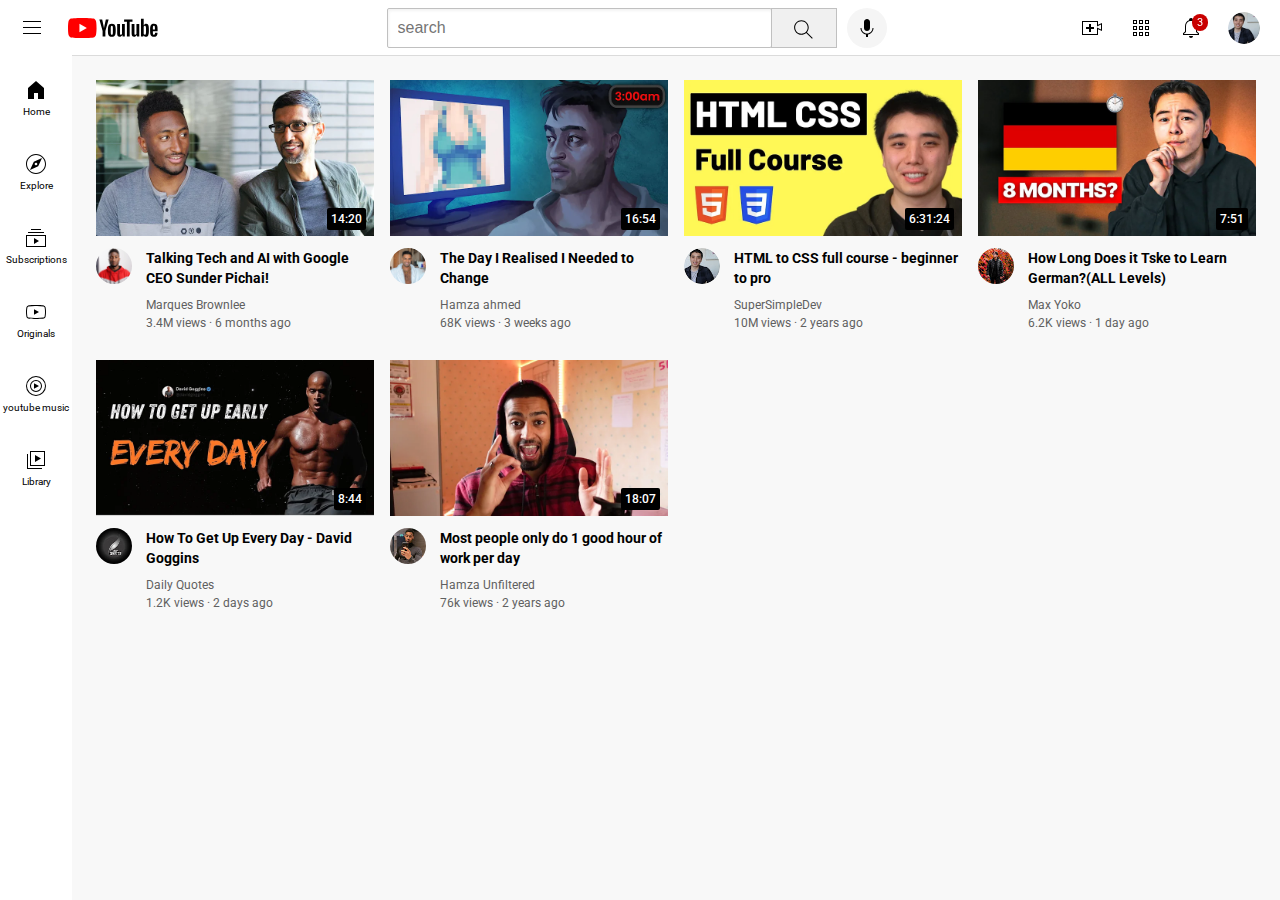
<file: index.html>
<!DOCTYPE html>
<html>
  <head>
    <title>YouTube.com Clone</title>

    <link rel="preconnect" href="https://fonts.googleapis.com">
<link rel="preconnect" href="https://fonts.gstatic.com" crossorigin>
<link href="https://fonts.googleapis.com/css2?family=Roboto:wght@400;500;700&display=swap" rel="stylesheet">

<link rel="stylesheet" href="styles/general.css">
<link rel="stylesheet" href="styles/header.css">
<link rel="stylesheet" href="styles/video.css">
<link rel="stylesheet" href="styles/sidebar.css">
  </head>
  <body>
    <div class="header">
      <div class="left-section">
        <img class="hamburger-menu" src="icon/hamburger-menu.svg">
        <img class="youtube-logo" src="icon/youtube-logo.svg">
        
      </div>
      <div class="middle-section">
        <input class="search-bar" type="text"
        placeholder="search">
        <button class="search-button">
          <img class="search-icon" src="icon/search.svg">
          <div class="tooltip">search</div>
         </button>
        <button class="voice-search-button">
           <img class="voice-search-icon" src="icon/voice-search-icon.svg">
           <div class="tooltip">search with your voice</div>
        </button>
      </div>
      <div class="right-section">
        <div class="upload-icon-container">
          <img class="upload-icon" src="icon/upload.svg">
          <div class="tooltip">create</div>
        </div>
        <div class="youtube-apps-icon-container">
          <img class="youtube-apps-icon" src="icon/youtube-apps.svg">
          <div class="tooltip">YouTube apps</div>
        </div>
       
        <div class="notifications-icon-container">
        <img class="notifications-icon" src="icon/notifications.svg">
         <div class="notifications-count">3</div>
         <div class="tooltip">notifications</div>
        </div>
        <img class="current-user-picture" src="cannel-pictures/my-channel.jpeg">
      </div>
      
    </div>


    <div class="sidebar">
      <div class="sidebar-link">
        <img src="icon/home.svg">
        <div>Home</div>
      </div>
      <div class="sidebar-link">
        <img src="icon/explore.svg">
        <div>Explore</div>
      </div>
      <div class="sidebar-link">
        <img src="icon/subscriptions.svg">
        <div>Subscriptions</div>
      </div>
      <div class="sidebar-link">
        <img src="icon/originals.svg">
        <div>Originals</div>
      </div>
      <div class="sidebar-link">
        <img src="icon/youtube-music.svg">
        <div>youtube music</div>
      </div>
      <div class="sidebar-link">
        <img src="icon/library.svg">
        <div>Library</div>
      </div>
    </div>
    

    <div class="video-grid">
      <div class="video-preview">
        <div  class="thumbnail-row">
          <img class="thumbnail" 
          src="thumbnails/hq720000.webp">
          <div class="video-time">14:20</div>
        </div>
        <div class="video-info-grid">
          <div class="channel-piture">
            <img class="profile-picture" src="cannel-pictures/channels4_profile.jpg"> 
          </div>
          <div class="video-info">
            <p class="video-title">
              Talking Tech and AI with Google CEO Sunder Pichai!
            </p>
        
            <P class="video-author">
              Marques Brownlee
            </P>
        
            <p class="video-stats">
              3.4M views 	&middot; 6 months ago
            </p>
          </div>
         
        
        </div>
       
    </div>
  
    <div class="video-preview">
      
      <div  class="thumbnail-row">
        <img class="thumbnail" src="thumbnails/hq720.webp">
        <div class="video-time">16:54</div>
      </div>
     
      <div class="video-info-grid">
        <div class="channel-piture">
          <img class="profile-picture" src="cannel-pictures/hamza_profile.jpg"> 
        </div>
        <div class="video-info">
          <p class="video-title">
            The Day I Realised I Needed to Change
          </p>
      
          <P class="video-author">
            Hamza ahmed
          </P>
      
          <p class="video-stats">
            68K views 	&middot; 3 weeks ago
          </p>
        </div>
      </div>
    </div>
  
    <div class="video-preview">
      <div  class="thumbnail-row">
        <img class="thumbnail" 
        src="thumbnails/thumbnail3.webp">
        <div class="video-time">6:31:24</div>
      </div>
      <div class="video-info-grid">
        <div class="channel-piture">
          <img class="profile-picture" src="cannel-pictures/3rdpfp.jpg"> 
        </div>
        <div class="video-info">
          <p class="video-title">
            HTML to CSS full course - beginner to pro 
          </p>
      
          <P class="video-author">
            SuperSimpleDev
          </P>
      
          <p class="video-stats">
            10M views 	&middot; 2 years ago
          </p>
        </div>
       
      
      </div>
     
  </div>
  
  <div class="video-preview">
    
    <div  class="thumbnail-row">
      <img class="thumbnail" src="thumbnails/thumb4.webp">
      <div class="video-time">7:51</div>
    </div>
    <div class="video-info-grid">
      <div class="channel-piture">
        <img class="profile-picture" src="cannel-pictures/4pfp.jpg"> 
      </div>
      <div class="video-info">
        <p class="video-title">
          How Long Does it Tske to Learn German?(ALL Levels)
        </p>
    
        <P class="video-author">
          Max Yoko
        </P>
    
        <p class="video-stats">
          6.2K views 	&middot; 1 day ago
        </p>
      </div>
    </div>
  </div>
  
  <div class="video-preview">
    <div  class="thumbnail-row">
      <img class="thumbnail" 
      src="thumbnails/thumb5.webp">
      <div class="video-time">8:44</div>
    </div>
    <div class="video-info-grid">
      <div class="channel-piture">
        <img class="profile-picture" src="cannel-pictures/5thpfp.jpg"> 
      </div>
      <div class="video-info">
        <p class="video-title">
          How To Get Up Every Day - David Goggins
        </p>
    
        <P class="video-author">
          Daily Quotes
        </P>
    
        <p class="video-stats">
          1.2K views 	&middot; 2 days ago
        </p>
      </div>
     
    
    </div>
   
  </div>
  
  <div class="video-preview">
  
  <div  class="thumbnail-row">
    <img class="thumbnail" src="thumbnails/thumb6.webp">
    <div class="video-time">18:07</div>
  </div>
  <div class="video-info-grid">
    <div class="channel-piture">
      <img class="profile-picture" src="cannel-pictures/6thpfp.jpg"> 
    </div>
    <div class="video-info">
      <p class="video-title">
        Most people only do 1 good hour of work per day
      </p>
  
      <P class="video-author">
        Hamza Unfiltered
      </P>
  
      <p class="video-stats">
        76k views 	&middot; 2 years ago
      </p>
    </div>
  </div>
  </div>
    </div>
    
 </body>
</html>
</file>
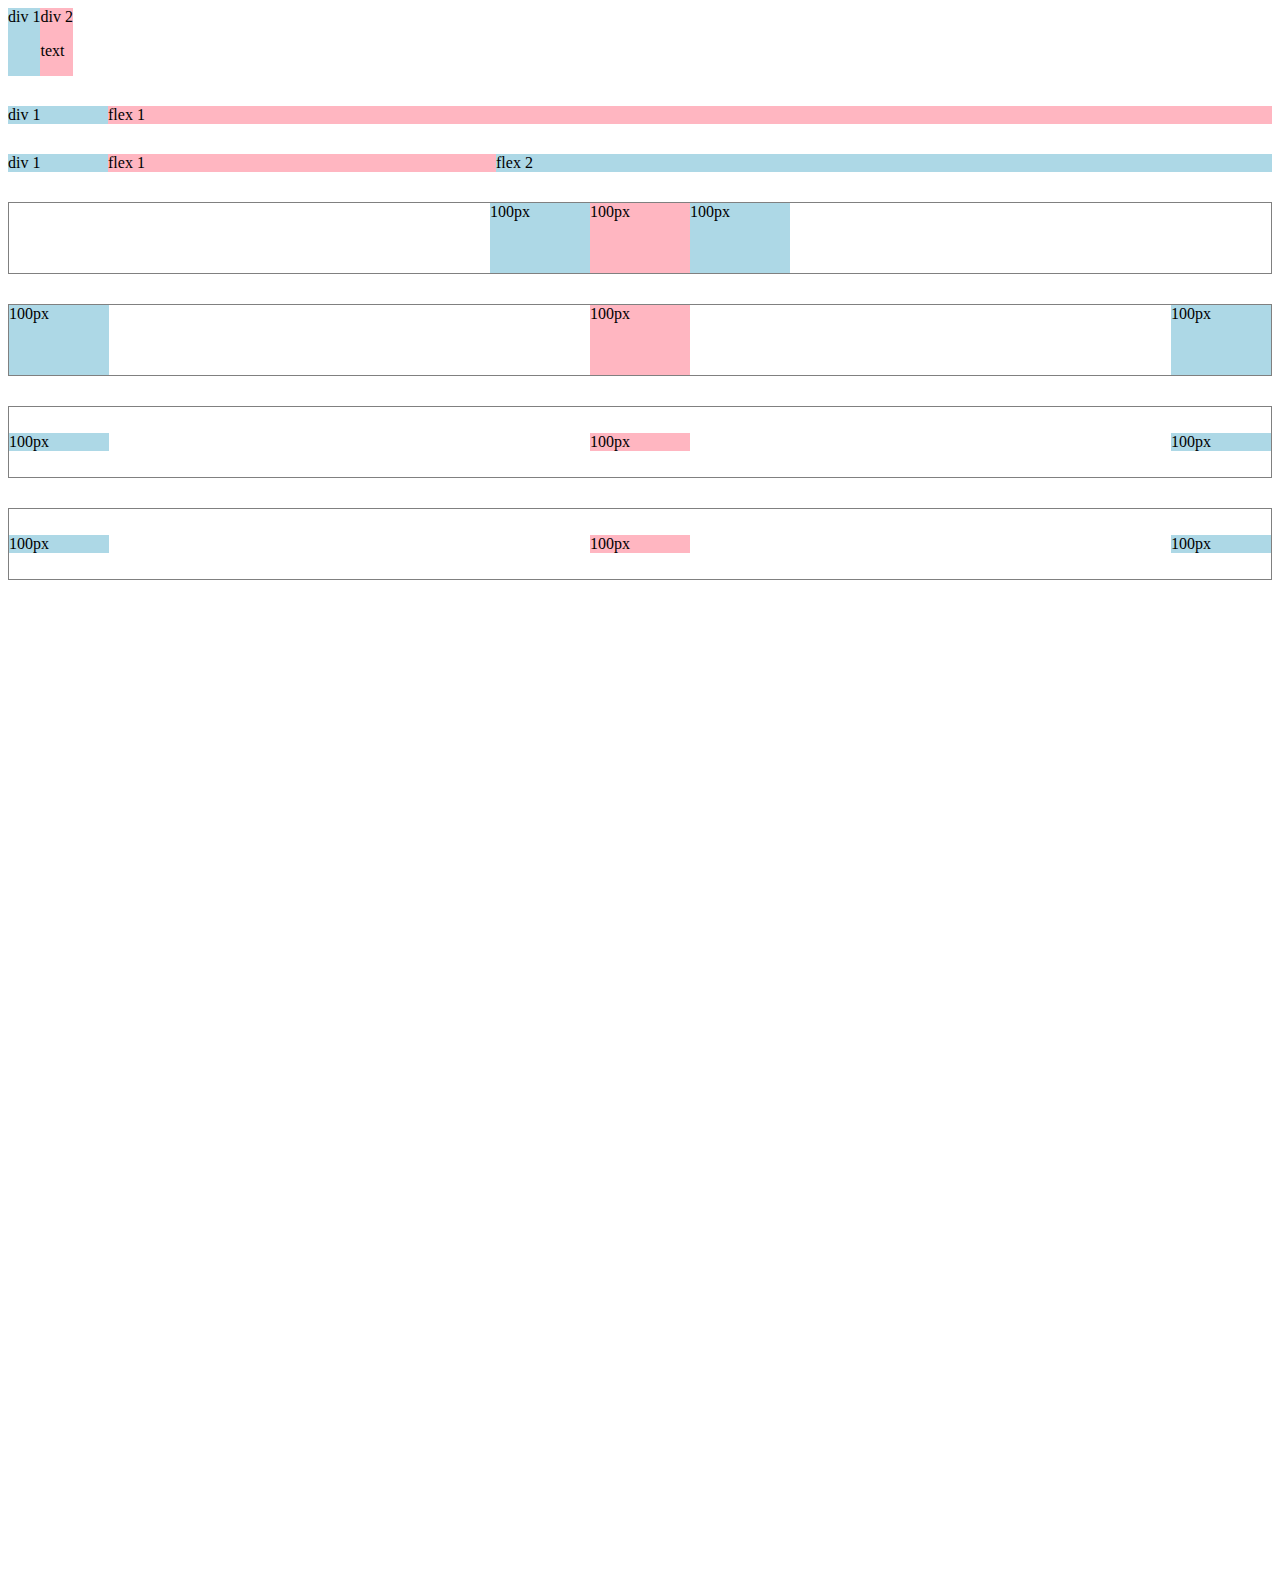
<file: flexbox.html>
<!DOCTYPE html>
<html>
  <head>
    <title>flexbox</title>
  </head>
  <body style="padding-bottom: 1000px;">
   <div style="display: flex;
   flex-direction: row;">
    <div style="background-color: lightblue;">div 1</div>
    <div style="background-color: lightpink;">div 2<p>text</p></div>
   </div>

    <div style="display: flex;
    margin-top: 30px;
    flex-direction: row;">
    
      <div style="background-color: lightblue;
      width: 100px;">div 1</div>
      <div style="background-color: lightpink;
      flex: 1;">flex 1</div>
    </div>

    <div style="display: flex;
    margin-top: 30px;
    flex-direction: row;">
    
      <div style="background-color: lightblue;
      width: 100px;">div 1</div>
      <div style="background-color: lightpink;
      flex: 1;">flex 1</div>
       <div style="background-color: lightblue;
      flex: 2;">flex 2</div>
    </div>

    <div style=" margin-top: 30px;
    height: 70px;
    border-width: 1px;
    border-style: solid;
    border-color: grey;
    justify-content: center;
    
    display: flex;
      flex-direction: row;
      ">
      
        <div style="background-color: lightblue;
        width: 100px;">100px </div>
        <div style="background-color: lightpink;
        width:100px;">100px</div>
        <div style="background-color: lightblue;
        width: 100px;">100px</div>
    </div>

    <div style=" margin-top: 30px;
      height: 70px;
      border-width: 1px;
      border-style: solid;
      border-color: grey;
      justify-content: space-between;
      
      display: flex;
        flex-direction: row;
        ">
        
          <div style="background-color: lightblue;
          width: 100px;">100px </div>
          <div style="background-color: lightpink;
          width:100px;">100px</div>
          <div style="background-color: lightblue;
          width: 100px;">100px</div>
      </div>


      <div style=" margin-top: 30px;
        height: 70px;
        border-width: 1px;
        border-style: solid;
        border-color: grey;
        justify-content: space-between;
        align-items: center;
        display: flex;
          flex-direction: row;
          ">
          
            <div style="background-color: lightblue;
            width: 100px;">100px </div>
            <div style="background-color: lightpink;
            width:100px;">100px</div>
            <div style="background-color: lightblue;
            width: 100px;">100px</div>
        </div>

        <div style=" margin-top: 30px;
          height: 70px;
          border-width: 1px;
          border-style: solid;
          border-color: grey;
          justify-content: space-between;
          align-items: center;
          display: flex;
            flex-direction: row;
            ">
            
              <div style="background-color: lightblue;
              width: 100px;">100px </div>
              <div style="background-color: lightpink;
              width:100px;">100px</div>
              <div style="background-color: lightblue;
              width: 100px;">100px</div>
        </div>

  </body>
</html>
</file>
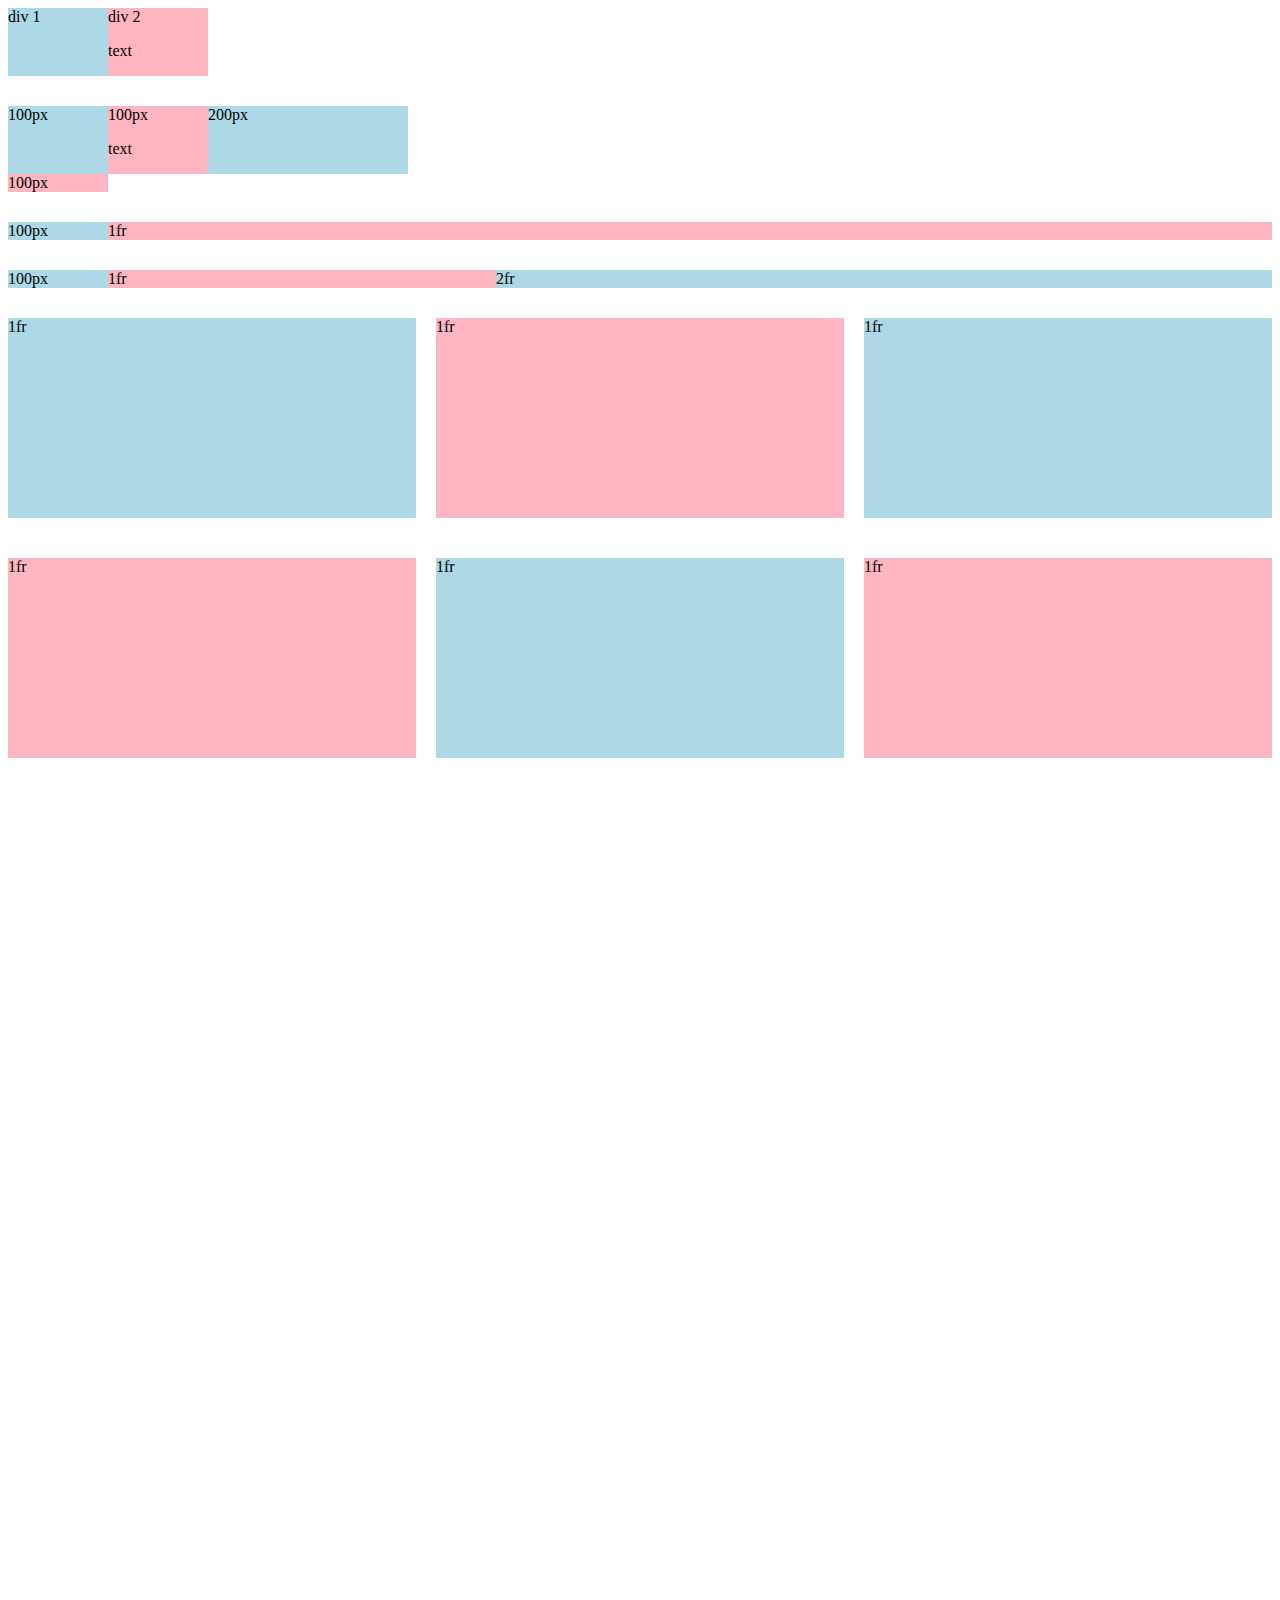
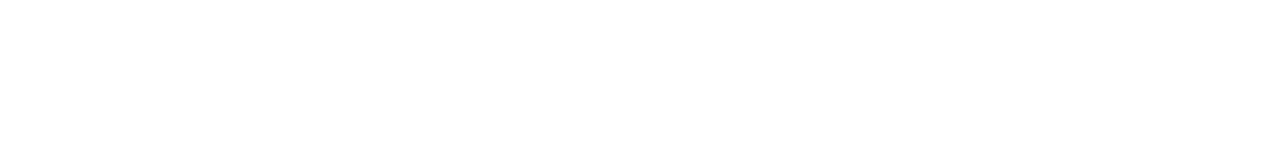
<file: grid.html>
<!DOCTYPE html>
<html>
  <head>
    <title>
      grid practice
    </title>
  </head>

  <body style="padding-bottom: 1000px;">
   <div style="
    display: grid;
    grid-template-columns: 100px 100px;
    ">
     <div style="background-color: lightblue;">div 1</div>
     <div style="background-color: lightpink;">div 2 <p>text</p></div>
   </div>


   <div style="
   margin-top: 30px;
   display: grid;
   grid-template-columns: 100px 100px 200px;
   ">
    <div style="background-color: lightblue;">100px</div>
    <div style="background-color: lightpink;">100px <p>text</p></div>
    <div style="background-color: lightblue;">200px</div>
    <div style="background-color: lightpink;">100px</div>
  </div>


  <div style="
   margin-top: 30px;
   display: grid;
   grid-template-columns: 100px 1fr;
   ">
    <div style="background-color: lightblue;">100px</div>
    <div style="background-color: lightpink;">1fr</div>
    
  </div>

  <div style="
   margin-top: 30px;
   display: grid;
   grid-template-columns: 100px 1fr 2fr;
   ">
    <div style="background-color: lightblue;">100px</div>
    <div style="background-color: lightpink;">1fr</div>
    <div style="background-color: lightblue;">2fr</div>
    
  </div>

  
  <div style="
  margin-top: 30px;
  display: grid;
  grid-template-columns: 1fr 1fr 1fr;
  column-gap: 20px;
  row-gap: 40px;
  ">
   <div style="background-color: lightblue; height: 200px;">1fr</div>
   <div style="background-color: lightpink; height: 200px">1fr</div>
   <div style="background-color: lightblue; height: 200px">1fr</div>
   <div style="background-color: lightpink; height: 200px;">1fr</div>
   <div style="background-color: lightblue; height: 200px">1fr</div>
   <div style="background-color: lightpink; height: 200px">1fr</div>
 </div>
  </body>
</html>
</file>
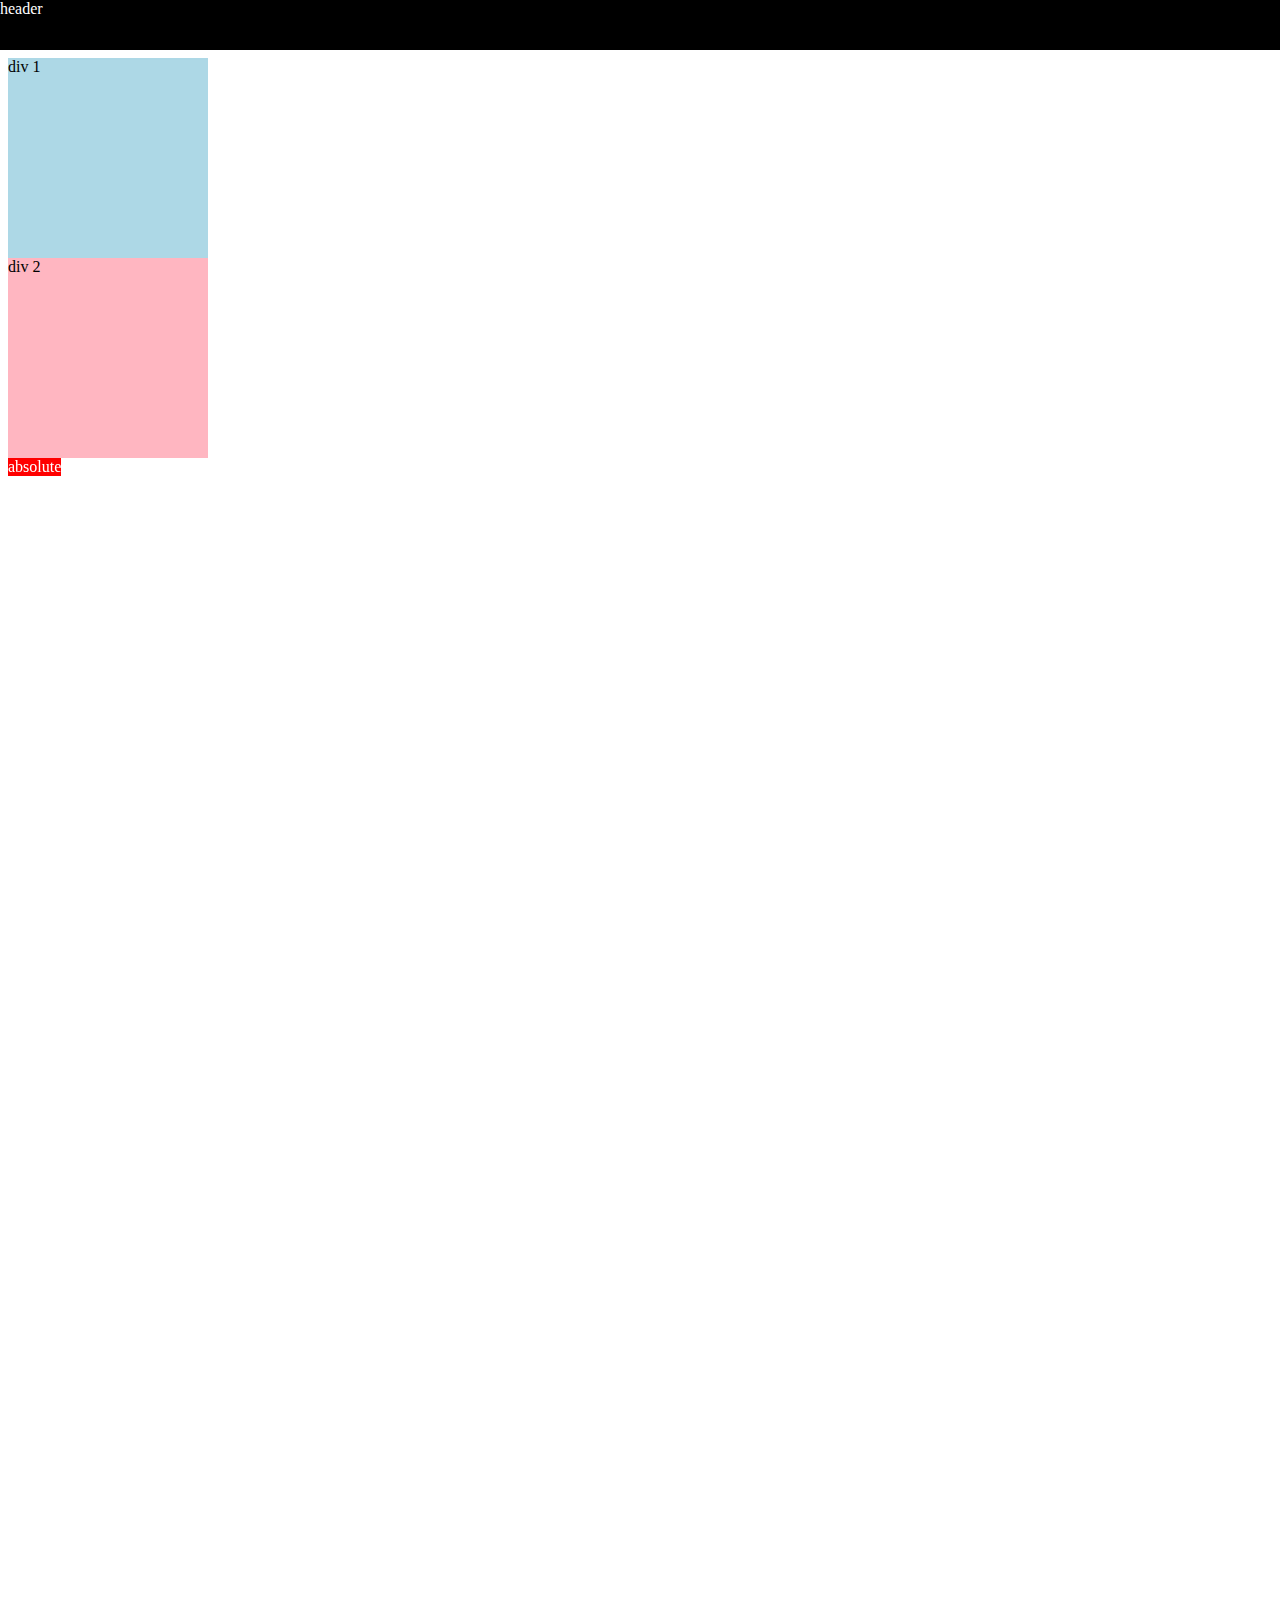
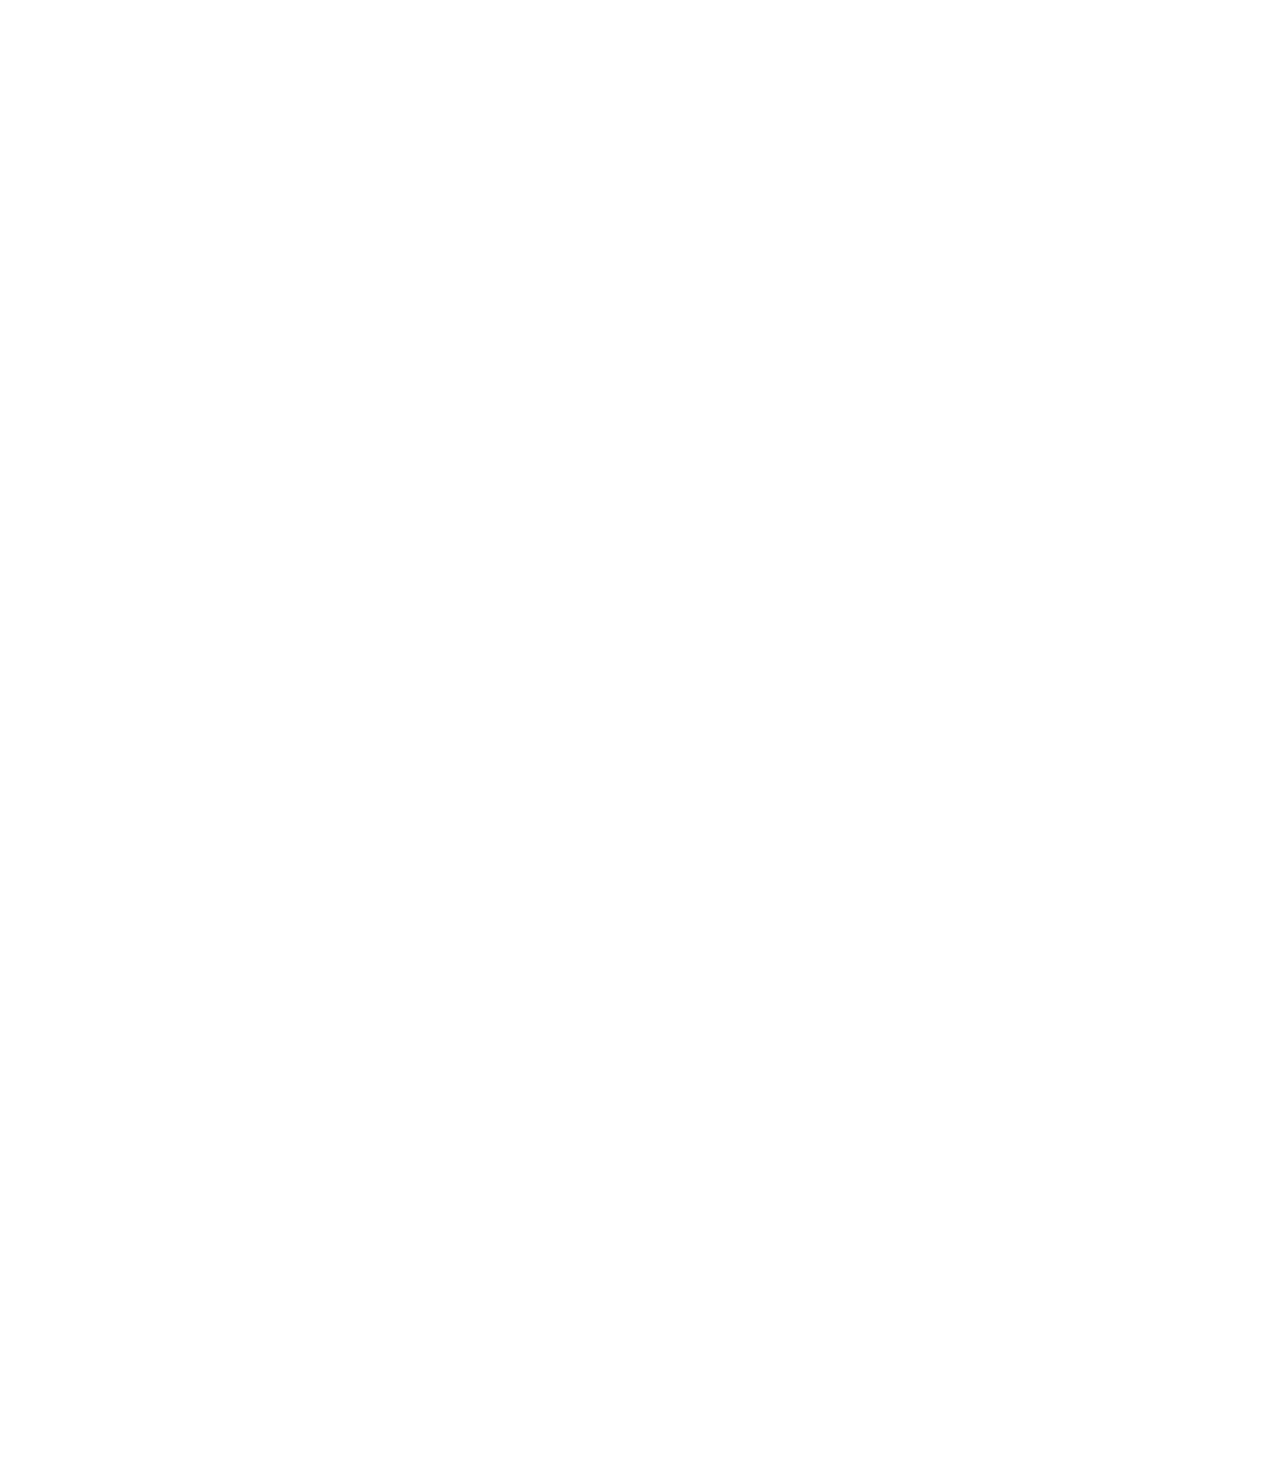
<file: position.html>
<!DOCTYPE html>
<html>
  <head>
    <title>position practice</title>
  </head>
  <body style="
  height: 3000px;
  padding-top:50px;">
   
   
   <div style="
    background-color: black;
    color: white;
    position: fixed;
    top: 0px;
    bottom: 100px;
    left: 0px;
    right: 0px;
    height: 50px;">header</div>


    <div style="
      background-color: lightblue;
      height: 200px;
      width: 200px;
      position: static;">div 1</div>


    <div style="
    background-color: lightpink;
    height: 200px;
    width: 200px;">div 2</div>
    
    <div style="
      background-color: green;
      color: white;
      position: fixed;">system</div>


      <div style="
      position: absolute;
      background-color: red;
      color: white;">
        absolute
      </div>


  </body>
</html>
</file>
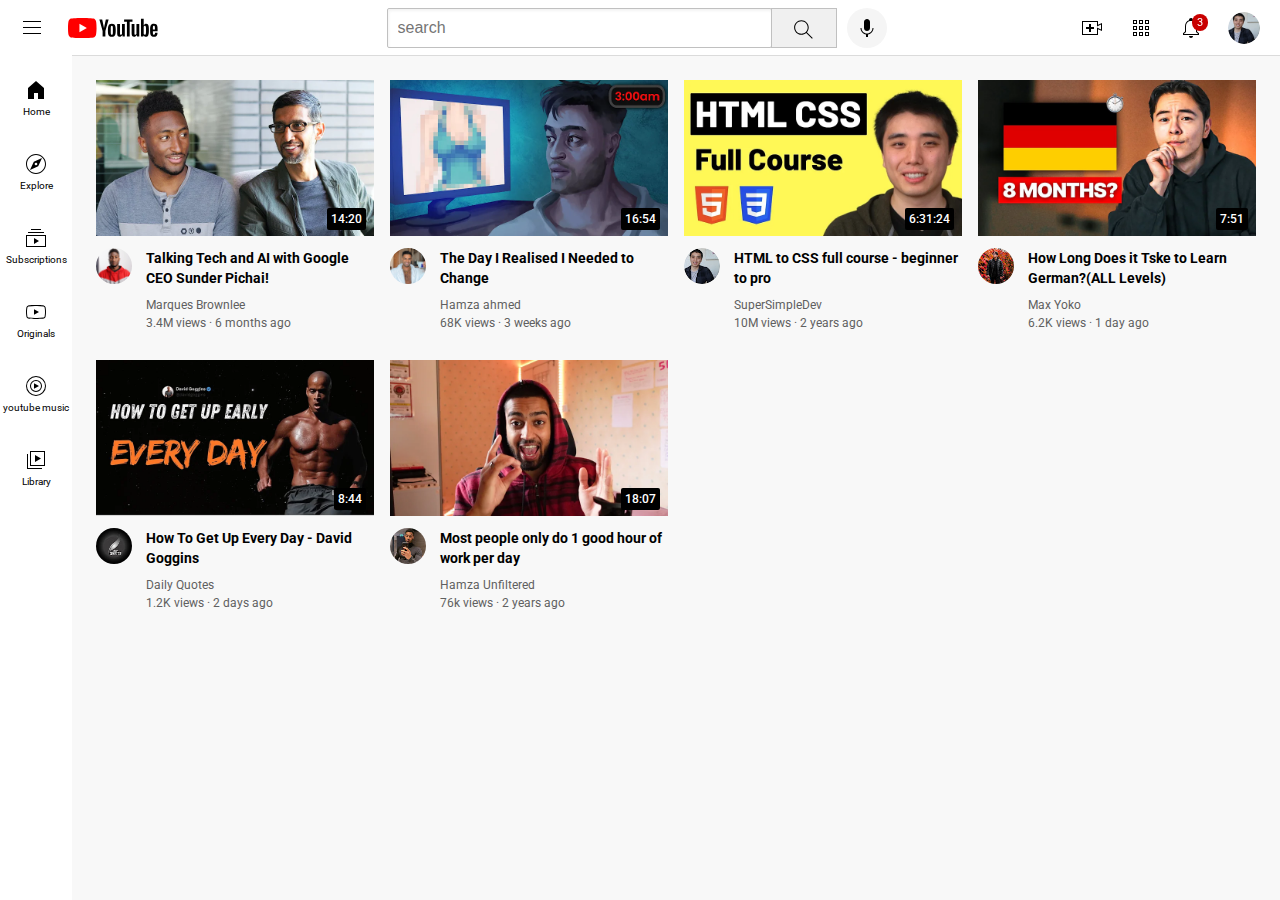
<file: youtube.html>
<!DOCTYPE html>
<html>
  <head>
    <title>YouTube.com Clone</title>

    <link rel="preconnect" href="https://fonts.googleapis.com">
<link rel="preconnect" href="https://fonts.gstatic.com" crossorigin>
<link href="https://fonts.googleapis.com/css2?family=Roboto:wght@400;500;700&display=swap" rel="stylesheet">

<link rel="stylesheet" href="styles/general.css">
<link rel="stylesheet" href="styles/header.css">
<link rel="stylesheet" href="styles/video.css">
<link rel="stylesheet" href="styles/sidebar.css">
  </head>
  <body>
    <div class="header">
      <div class="left-section">
        <img class="hamburger-menu" src="icon/hamburger-menu.svg">
        <img class="youtube-logo" src="icon/youtube-logo.svg">
        
      </div>
      <div class="middle-section">
        <input class="search-bar" type="text"
        placeholder="search">
        <button class="search-button">
          <img class="search-icon" src="icon/search.svg">
          <div class="tooltip">search</div>
         </button>
        <button class="voice-search-button">
           <img class="voice-search-icon" src="icon/voice-search-icon.svg">
           <div class="tooltip">search with your voice</div>
        </button>
      </div>
      <div class="right-section">
        <div class="upload-icon-container">
          <img class="upload-icon" src="icon/upload.svg">
          <div class="tooltip">create</div>
        </div>
        <div class="youtube-apps-icon-container">
          <img class="youtube-apps-icon" src="icon/youtube-apps.svg">
          <div class="tooltip">YouTube apps</div>
        </div>
       
        <div class="notifications-icon-container">
        <img class="notifications-icon" src="icon/notifications.svg">
         <div class="notifications-count">3</div>
         <div class="tooltip">notifications</div>
        </div>
        <img class="current-user-picture" src="cannel-pictures/my-channel.jpeg">
      </div>
      
    </div>


    <div class="sidebar">
      <div class="sidebar-link">
        <img src="icon/home.svg">
        <div>Home</div>
      </div>
      <div class="sidebar-link">
        <img src="icon/explore.svg">
        <div>Explore</div>
      </div>
      <div class="sidebar-link">
        <img src="icon/subscriptions.svg">
        <div>Subscriptions</div>
      </div>
      <div class="sidebar-link">
        <img src="icon/originals.svg">
        <div>Originals</div>
      </div>
      <div class="sidebar-link">
        <img src="icon/youtube-music.svg">
        <div>youtube music</div>
      </div>
      <div class="sidebar-link">
        <img src="icon/library.svg">
        <div>Library</div>
      </div>
    </div>
    

    <div class="video-grid">
      <div class="video-preview">
        <div  class="thumbnail-row">
          <img class="thumbnail" 
          src="thumbnails/hq720000.webp">
          <div class="video-time">14:20</div>
        </div>
        <div class="video-info-grid">
          <div class="channel-piture">
            <img class="profile-picture" src="cannel-pictures/channels4_profile.jpg"> 
          </div>
          <div class="video-info">
            <p class="video-title">
              Talking Tech and AI with Google CEO Sunder Pichai!
            </p>
        
            <P class="video-author">
              Marques Brownlee
            </P>
        
            <p class="video-stats">
              3.4M views 	&middot; 6 months ago
            </p>
          </div>
         
        
        </div>
       
    </div>
  
    <div class="video-preview">
      
      <div  class="thumbnail-row">
        <img class="thumbnail" src="thumbnails/hq720.webp">
        <div class="video-time">16:54</div>
      </div>
     
      <div class="video-info-grid">
        <div class="channel-piture">
          <img class="profile-picture" src="cannel-pictures/hamza_profile.jpg"> 
        </div>
        <div class="video-info">
          <p class="video-title">
            The Day I Realised I Needed to Change
          </p>
      
          <P class="video-author">
            Hamza ahmed
          </P>
      
          <p class="video-stats">
            68K views 	&middot; 3 weeks ago
          </p>
        </div>
      </div>
    </div>
  
    <div class="video-preview">
      <div  class="thumbnail-row">
        <img class="thumbnail" 
        src="thumbnails/thumbnail3.webp">
        <div class="video-time">6:31:24</div>
      </div>
      <div class="video-info-grid">
        <div class="channel-piture">
          <img class="profile-picture" src="cannel-pictures/3rdpfp.jpg"> 
        </div>
        <div class="video-info">
          <p class="video-title">
            HTML to CSS full course - beginner to pro 
          </p>
      
          <P class="video-author">
            SuperSimpleDev
          </P>
      
          <p class="video-stats">
            10M views 	&middot; 2 years ago
          </p>
        </div>
       
      
      </div>
     
  </div>
  
  <div class="video-preview">
    
    <div  class="thumbnail-row">
      <img class="thumbnail" src="thumbnails/thumb4.webp">
      <div class="video-time">7:51</div>
    </div>
    <div class="video-info-grid">
      <div class="channel-piture">
        <img class="profile-picture" src="cannel-pictures/4pfp.jpg"> 
      </div>
      <div class="video-info">
        <p class="video-title">
          How Long Does it Tske to Learn German?(ALL Levels)
        </p>
    
        <P class="video-author">
          Max Yoko
        </P>
    
        <p class="video-stats">
          6.2K views 	&middot; 1 day ago
        </p>
      </div>
    </div>
  </div>
  
  <div class="video-preview">
    <div  class="thumbnail-row">
      <img class="thumbnail" 
      src="thumbnails/thumb5.webp">
      <div class="video-time">8:44</div>
    </div>
    <div class="video-info-grid">
      <div class="channel-piture">
        <img class="profile-picture" src="cannel-pictures/5thpfp.jpg"> 
      </div>
      <div class="video-info">
        <p class="video-title">
          How To Get Up Every Day - David Goggins
        </p>
    
        <P class="video-author">
          Daily Quotes
        </P>
    
        <p class="video-stats">
          1.2K views 	&middot; 2 days ago
        </p>
      </div>
     
    
    </div>
   
  </div>
  
  <div class="video-preview">
  
  <div  class="thumbnail-row">
    <img class="thumbnail" src="thumbnails/thumb6.webp">
    <div class="video-time">18:07</div>
  </div>
  <div class="video-info-grid">
    <div class="channel-piture">
      <img class="profile-picture" src="cannel-pictures/6thpfp.jpg"> 
    </div>
    <div class="video-info">
      <p class="video-title">
        Most people only do 1 good hour of work per day
      </p>
  
      <P class="video-author">
        Hamza Unfiltered
      </P>
  
      <p class="video-stats">
        76k views 	&middot; 2 years ago
      </p>
    </div>
  </div>
  </div>
    </div>
    
 </body>
</html>
</file>
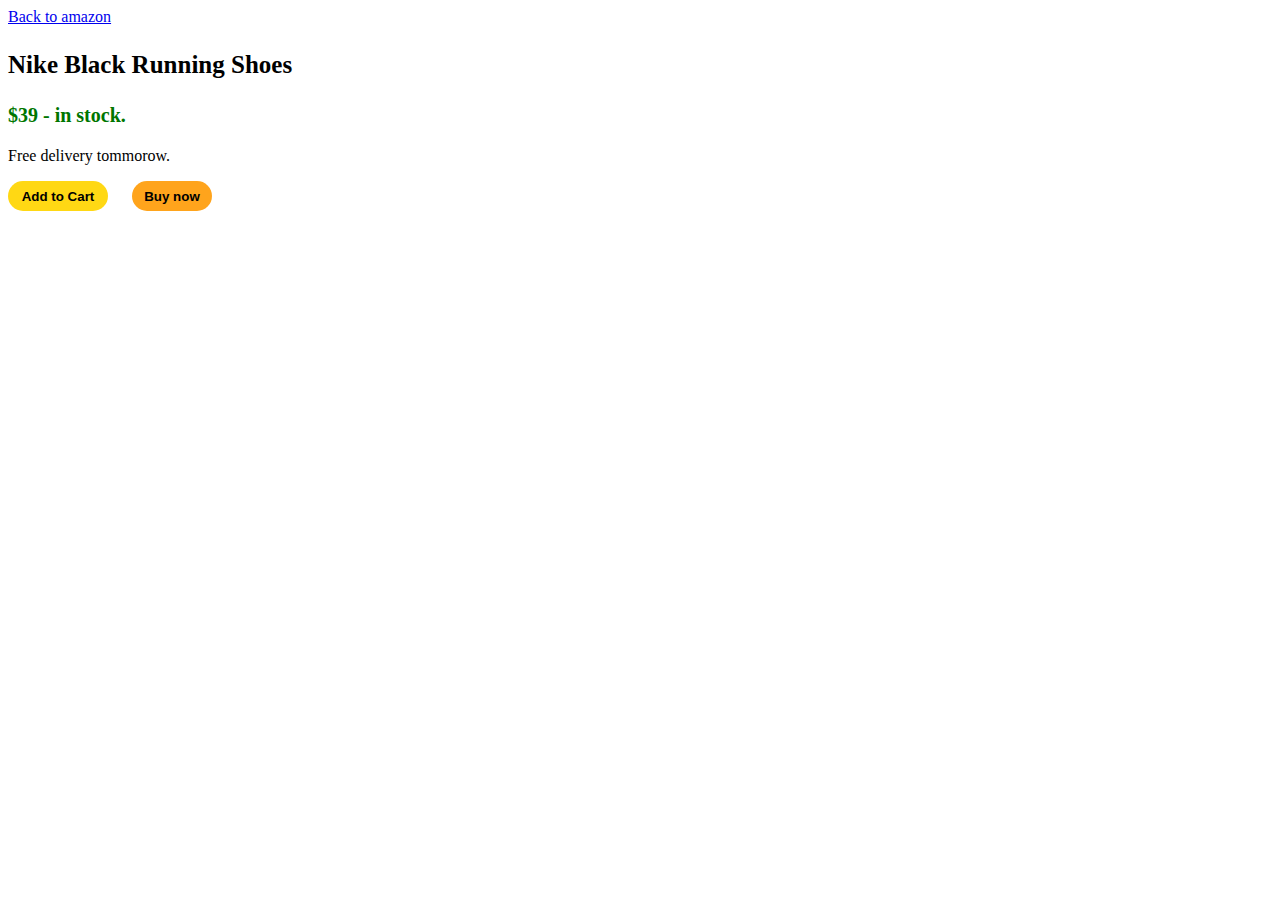
<file: intro-to-html/buttonexers.html>
<!DOCTYPE html>
<html>

<head>
  <title>back to amazon</title>
   <link rel="stylesheet" href="styles/buttonsexer.css">
  <style>
    
   </style>
   
</head>

<body>
  <a href="https://www.amazon.in/?&tag=googhydrabk1-21&ref=pd_sl_7hz2t19t5c_e&adgrpid=155259815513&hvpone=&hvptwo=&hvadid=674842289437&hvpos=&hvnetw=g&hvrand=16267004273891166191&hvqmt=e&hvdev=c&hvdvcmdl=&hvlocint=&hvlocphy=9302518&hvtargid=kwd-10573980&hydadcr=14453_2316415&gad_source=1"
target="_blank">Back to amazon </a>

<p class="big-font nike">Nike Black Running Shoes</p>

<p class="green-dollar">$39 - in stock.</p>

<p>Free delivery tommorow.</p>


<button class="add-cart">Add to Cart</button>


<button class="buy-now">Buy now</button>
</body>
  
</html>
</file>
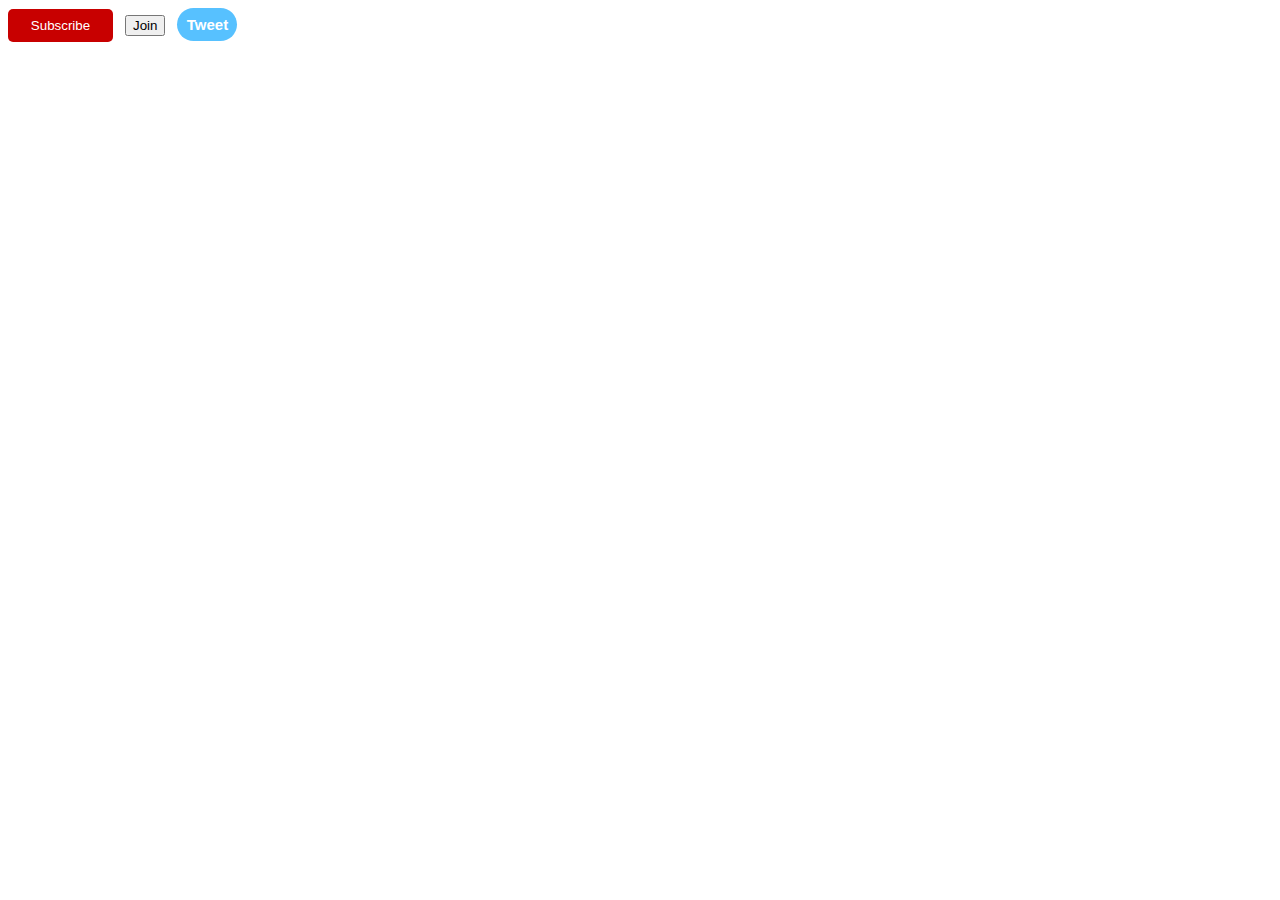
<file: intro-to-html/buttons.html>
<!DOCTYPE html>
<html>
<head>
  <style>
    .subscribe-button{
      background-color:rgb(200, 0, 0);
      color: white;
      border: none;
      height: 33px;
      width: 105px;
      border-radius: 5px;
      cursor: pointer;
      margin-right: 8px;
      transition: opacity 0.15s;
    }
  

    
      


  .tweet-button {
    background-color: rgb(87, 193, 255);
    border: none;
    color: white;
    height: 33px;
    border-radius: 18px;
    width: 60px;
    cursor: pointer;
    margin-left: 8px;
    font-weight: bold;
    font-size: 15px;
    transition: box-shadow 0.15s;
  }
  
  .subscribe-button:hover {
    opacity: 0.7;
  }
  
  .subscribe-button:active {
    opacity: 0.5;
    
  }
  
  .join-button:hover {
    background-color:rgb(34, 130, 255) ;
    color: white;
  }
  
  .join-button:active {
    background-color: rgb(34, 130, 255);
    opacity: 0.6;
  }
  
  .tweet-button:hover {
    box-shadow: 5px 5px 10px rgba(0, 0, 0, 0.3)
  }
  </style>
  
</head>
<body>
  <button class="subscribe-button">
    Subscribe</button>
  
    <button class="youtube-join-button">Join</button>
  
  <button class="tweet-button"
  >Tweet
  </button>
  
</body>

</html>
</file>
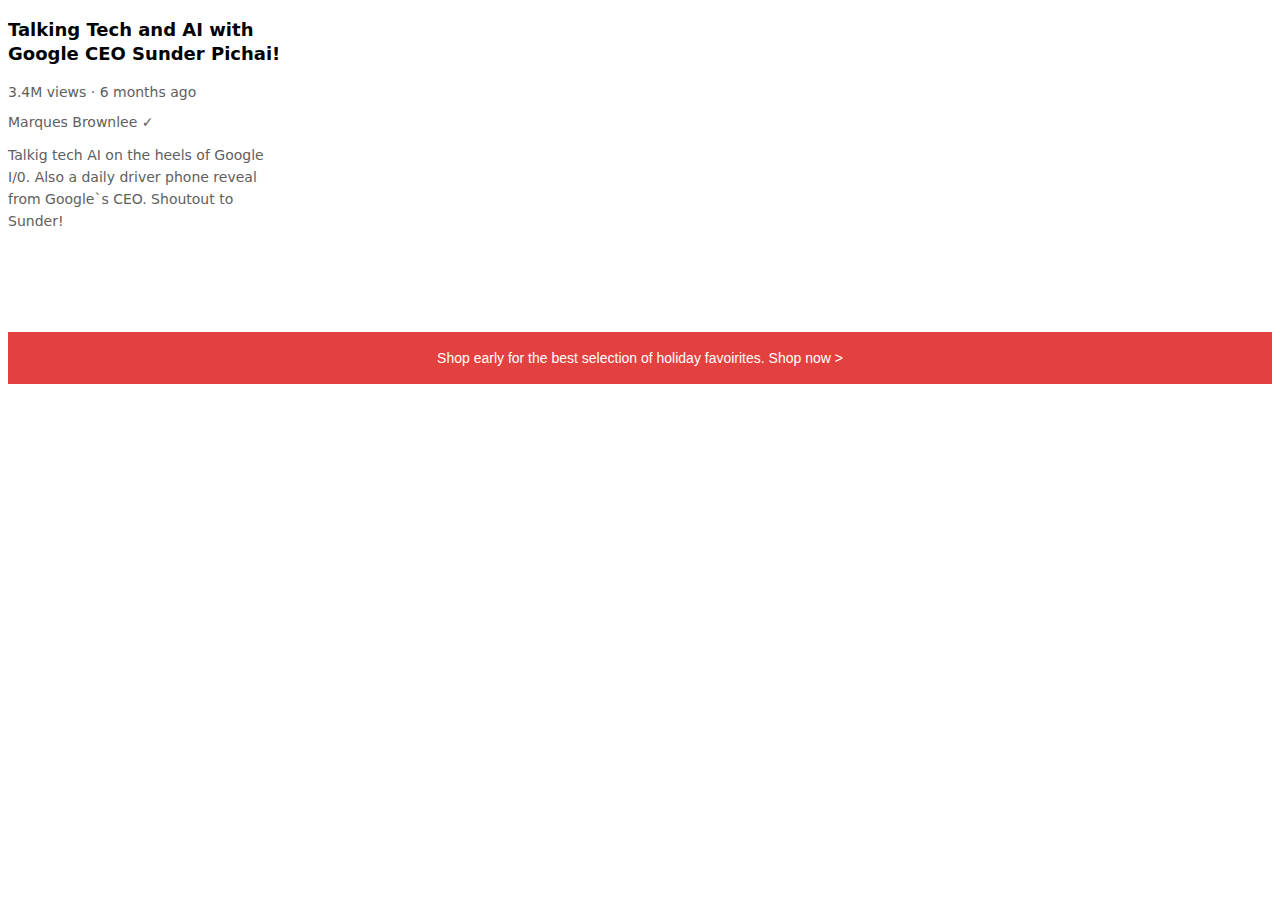
<file: intro-to-html/nwqp5.html>
<!DOCTYPE html>
<html>
  <head>
    <title>words practice</title>
    <link rel="stylesheet" href="nwqp5.css">
    
    <link rel="preconnect" href="https://fonts.googleapis.com">
<link rel="preconnect" href="https://fonts.gstatic.com" crossorigin>
<link href="https://fonts.googleapis.com/css2?family=Roboto:ital,wght@0,400;1,700&display=swap" rel="stylesheet">
    
    <style> 
      
      
      
      </style>
      
  </head>
  <body>
    <p
    class="video-title">Talking Tech and AI with Google CEO Sunder Pichai!</p>
    
    <p class="video-stats">
      3.4M views   &#183; 6 months ago
    
    </p>
    
    
    <p class="mar-ques">
      Marques Brownlee 	&#10003;
    </p>
    
    <p class="video-des">Talkig tech AI on the heels of Google I/0. Also a daily driver phone reveal from Google`s CEO.
      Shoutout to Sunder!
    </p>
    
    
    <p class="apple-text">
      Shop early for the best selection of holiday 
    favoirites. <span class="span-text">Shop now &gt;</span> 
    </p>
    
    
  </body>

  </html>
</file>
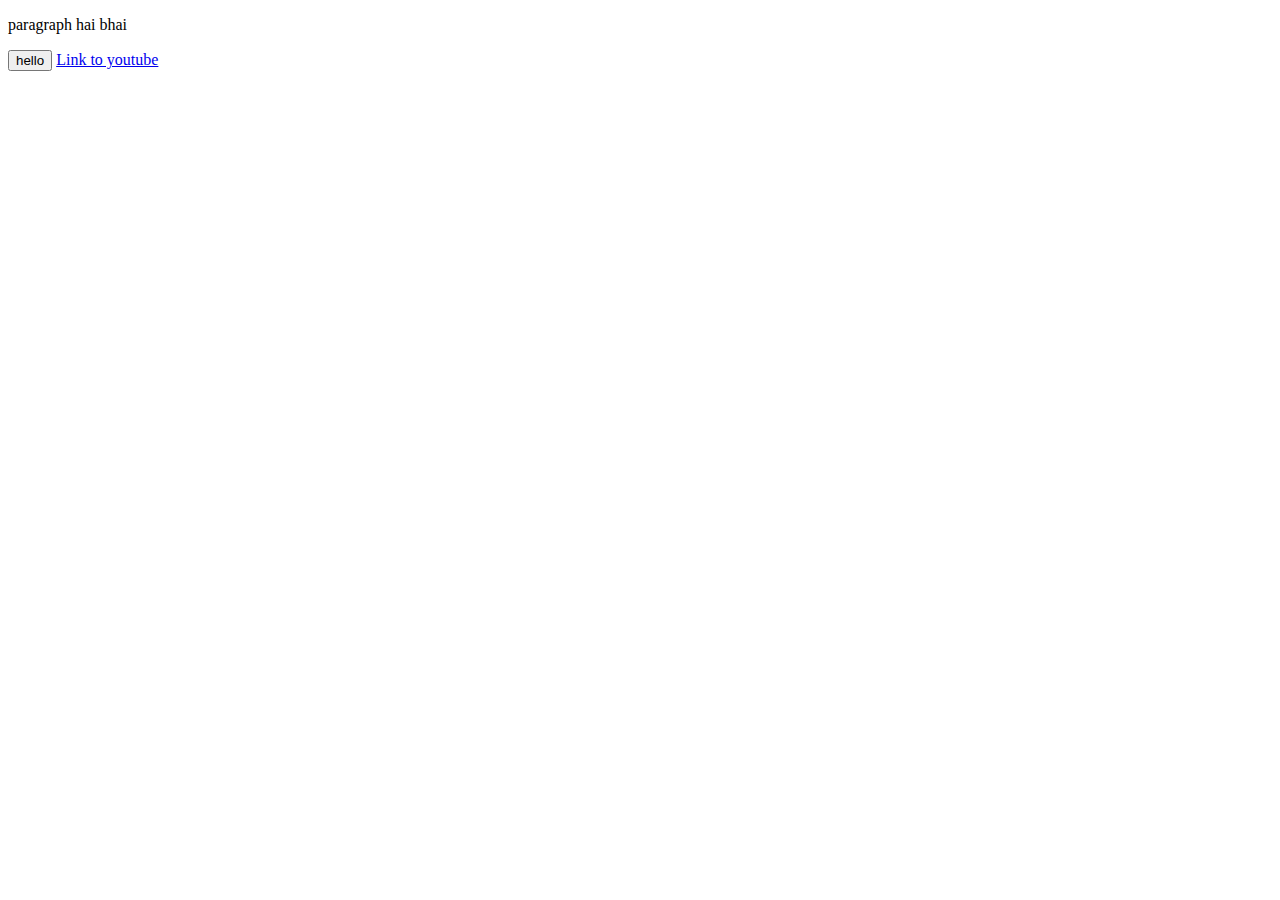
<file: intro-to-html/webite.html>
<!DOCTYPE html>
<html>
  <head></head>
  <body></body>
</html>







<p>paragraph hai bhai</p>

<button>hello</button>

<a href="https://www.youtube.com/"

target="_blank">Link to youtube</a>
</file>
<file: styles/general.css>
p {
  margin-top: 0px;
  margin-bottom: 0px;
}

body {
  font-family: roboto,arial;
  margin: 0px;
  padding-top: 80px;
  padding-left: 96px;
  padding-right: 24px;
  background-color: rgb(248, 248, 248);
}
</file>
<file: styles/header.css>
.header {
  height: 55px;

  display: flex;
  flex-direction: row;
  justify-content: space-between;
  position:fixed;
  top: 0px;
  left: 0px;
  right: 0px;
  z-index: 100;
  background-color: white;
  border-bottom-width: 1px;
  border-bottom-style: solid;
  border-bottom-color: rgb(219, 219, 219);
}

.left-section {
  align-items: center;
  display: flex;
}

.middle-section {
  flex:1;
  margin-left: 70px;
  margin-right: 35px;
  max-width: 500px;
  display: flex;
  align-items: center;
}

.right-section {
  width: 180px;
  margin-right: 20px;
  display: flex;
  align-items: center;
  justify-content: space-between;
  flex-shrink: 0;
}

.hamburger-menu {
  height: 24px; 
  margin-right: 24px;
  margin-left: 20px;
}

.youtube-logo {
  height: 20px;
}


.search-button {
  height: 40px;
  width: 66px;
  background-color: rgb(240, 240, 240);
  border-width:1px;
  border-style: solid;
  border-color: rgb(192, 192, 192);
  margin-left: -1px;
  margin-right: 10px;

  position: relative;
  
}

.search-button, .voice-search-button, .upload-icon-container, .youtube-apps-icon-container, .notifications-icon-container {
  position: relative;
  display: flex;
  justify-content: center;
  align-items: center;
}

.search-button .tooltip,
.voice-search-button .tooltip,
.upload-icon-container .tooltip,
.youtube-apps-icon-container .tooltip,
.notifications-icon-container .tooltip {
  position: absolute;
  background-color: grey;
  color: white;
  padding-top:4px;
  padding-bottom: 4px;
  padding-left: 8px;
  padding-right: 8px;
  border-radius: 2px;
  font-size: 12px;
  bottom: -30px;
  opacity: 0;
  transition: opacity 0.15s;
  pointer-events: none;
  white-space: nowrap;
}

.search-button:hover .tooltip,
.voice-search-button:hover .tooltip,
.upload-icon-container:hover .tooltip,
.youtube-apps-icon-container:hover .tooltip,
.notifications-icon-container:hover .tooltip  {
  opacity: 1;
}

.voice-search-button {
 height: 40px;
 width: 40px;
 border-radius: 20px;
 border: none;
 background-color: rgb(245, 245, 245);
}

.voice-search-icon {
  height: 24px;

}

.search-bar {
  flex: 1;
  height: 36px;
  padding-left: 10px;
  font-size: 16px;
  border: 1px solid rgb(192, 192, 192);
  border-radius: 2px;
  box-shadow: inset 1px 2px 3px rgba(0, 0, 0, 0.05);
  width: 0px;
}

.search-bar ::placeholder {
  font-family: roboto,arial;
  font-size: 16px;
}

.search-icon  {
  height: 25px;
  margin-top: 4px;
}

.upload-icon  {
  height: 24px;
}

.youtube-apps-icon {
  height: 24px;
}

.notifications-icon {
  height: 24px;
}

.notifications-icon-container {
  position: relative;
}

.notifications-count {
  position: absolute;
  top: -2px;
  right: -5px;
  background-color: rgb(201, 0, 0);
  color: white;
  font-size: 11px;
  padding-left: 5px;
  padding-right: 5px;
  padding-top: 2px;
  padding-bottom: 2px;

  border-radius: 10px;
}

.current-user-picture {
  height: 32px;
  border-radius: 16px;
}
</file>
<file: styles/video.css>
.thumbnail {
  width: 100%;
}

.video-title {
  margin-top: 0px;
  font-size: 14px;
  font-weight: bold; 
  line-height: 20px;
  margin-bottom:  10px;
}


.video-author {
  font-size: 12px;
  color: rgb(96, 96, 96);
  margin-bottom: 4px;

}

.video-stats {
  font-size: 12px;
  color: rgb(96, 96, 96);

}

.video-info-grid {
  display: grid;
  grid-template-columns: 50px 1fr;
}

.profile-picture {
width: 36px;
border-radius: 50px;

}

.thumbnail-row {
margin-bottom: 8px;
position:relative;
}

.video-grid {
display: grid;
grid-template-columns: 1fr 1fr 1fr;
column-gap: 16px;
row-gap: 30px;
}

@media (max-width: 750px) {
  .video-grid {
    grid-template-columns: 1fr 1fr;
  }
}

@media (min-width: 751px) and (max-width: 999px) {
  .video-grid {
    grid-template-columns: 1fr 1fr 1fr;
  }
}

@media (min-width: 1000px) {
  .video-grid {
    grid-template-columns: 1fr 1fr 1fr 1fr
  }
}



.video-time {
color: white;
background-color: black;
position: absolute;
bottom: 10px;
right: 8px;
font-size: 12px;
font-weight: 500;
padding: 4px;
border-radius: 2px;
}
</file>
<file: styles/sidebar.css>
.sidebar {
  position: fixed;
  left: 0px;
  bottom: 0px;
  top: 55px;
  background-color: white;
  width: 72px;
  z-index: 200;
  padding-top: 5px;

}

.sidebar-link {
  height: 74px;
  display: flex;
  justify-content: center;
  align-items: center;
  flex-direction: column;
  cursor: pointer;
}

.sidebar-link:hover {
  background-color: rgb(235, 235, 235);
}


.sidebar-link img {
  height: 24px;
  margin-bottom: 4px;
}

.sidebar-link div {
  font-size: 10px;

}
</file>
<file: intro-to-html/styles/buttonsexer.css>
.big-font {
  color: black;
  font-weight: 700;
  font-size: 25px;
 
  }
 
  .green-dollar {
   color: rgb(0, 118, 0);
   font-weight: 600;
   font-size: 20px;
  }
 
  .add-cart {
   background-color: rgb(255, 216, 20);
   border: none;
   height: 30px;
   width: 100px;
   border-radius: 15px;
   font-weight: 700;
   cursor: pointer;
   transition: opacity 0.3s;
   
  }
 
 
  .buy-now  {
   background-color: rgb(255, 164, 28);
   border: none;
   font-weight: 700;
   height: 30px;
   width: 80px;
   border-radius: 15px;
   cursor: pointer;
   margin-left: 20px;
  }
 
  .add-cart:hover {
   background-color: rgb(255, 216, 20);
   opacity: 0.8;
    }
 
  .add-cart:active {
   opacity: 0.6;
  }
 
  .buy-now:hover {
   opacity: 0.8;
  }
 
 .buy-now:active {
   opacity: 0.5;
 }
</file>
<file: intro-to-html/nwqp5.css>
p {
  font-family:system-ui, -apple-system, BlinkMacSystemFont, 'Segoe UI', Roboto, Oxygen, Ubuntu, Cantarell, 'Open Sans', 'Helvetica Neue', sans-serif
}
.video-title {
  
  font-weight: bold;
  font-size: 18px;
  width: 280px;
  line-height: 24px;
  margin-bottom: 5;

  
}

.video-stats {


font-size: 14px;
color: rgb(96, 96, 96);
margin-top: 0;
margin-bottom: 20;

}

.mar-ques {

font-size: 14px;
color: rgb(96, 96, 96);
margin-top: 0;
margin-bottom: 20;
}

.video-des {

font-size: 14px;
color: rgb(96, 96, 96);
width: 280px;
line-height: 22px;
margin-bottom: 100px;
margin-top: 0;
}
.apple-text {
  margin-bottom: 50px;
  font-family: Arial, Helvetica, sans-serif;
  font-size: 14px;
  background-color: rgb(227,65, 64 );
  color: white;
  text-align: center;
  padding-top: 18px;
  padding-bottom: 18px;
 
}

.span-text {
  cursor: pointer;

}
.span-text:hover {
  text-decoration: underline;
}
</file>
